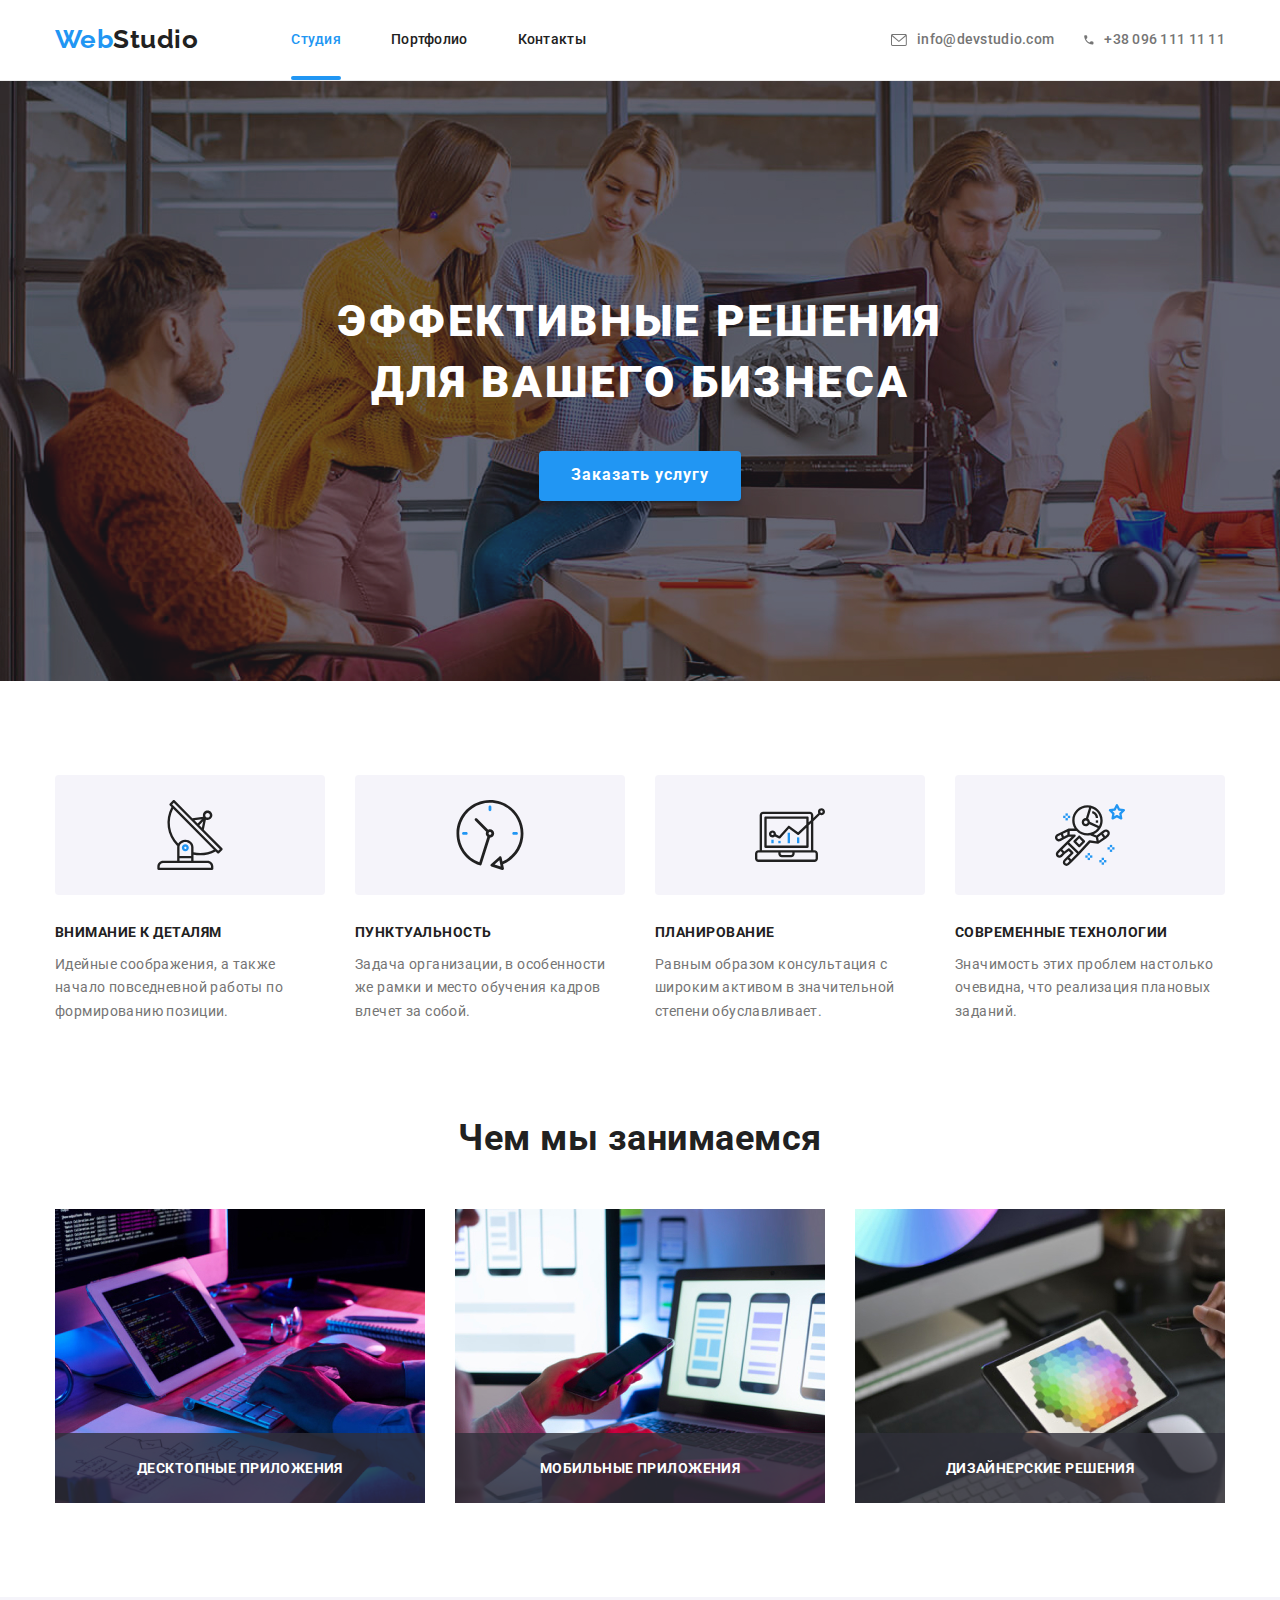
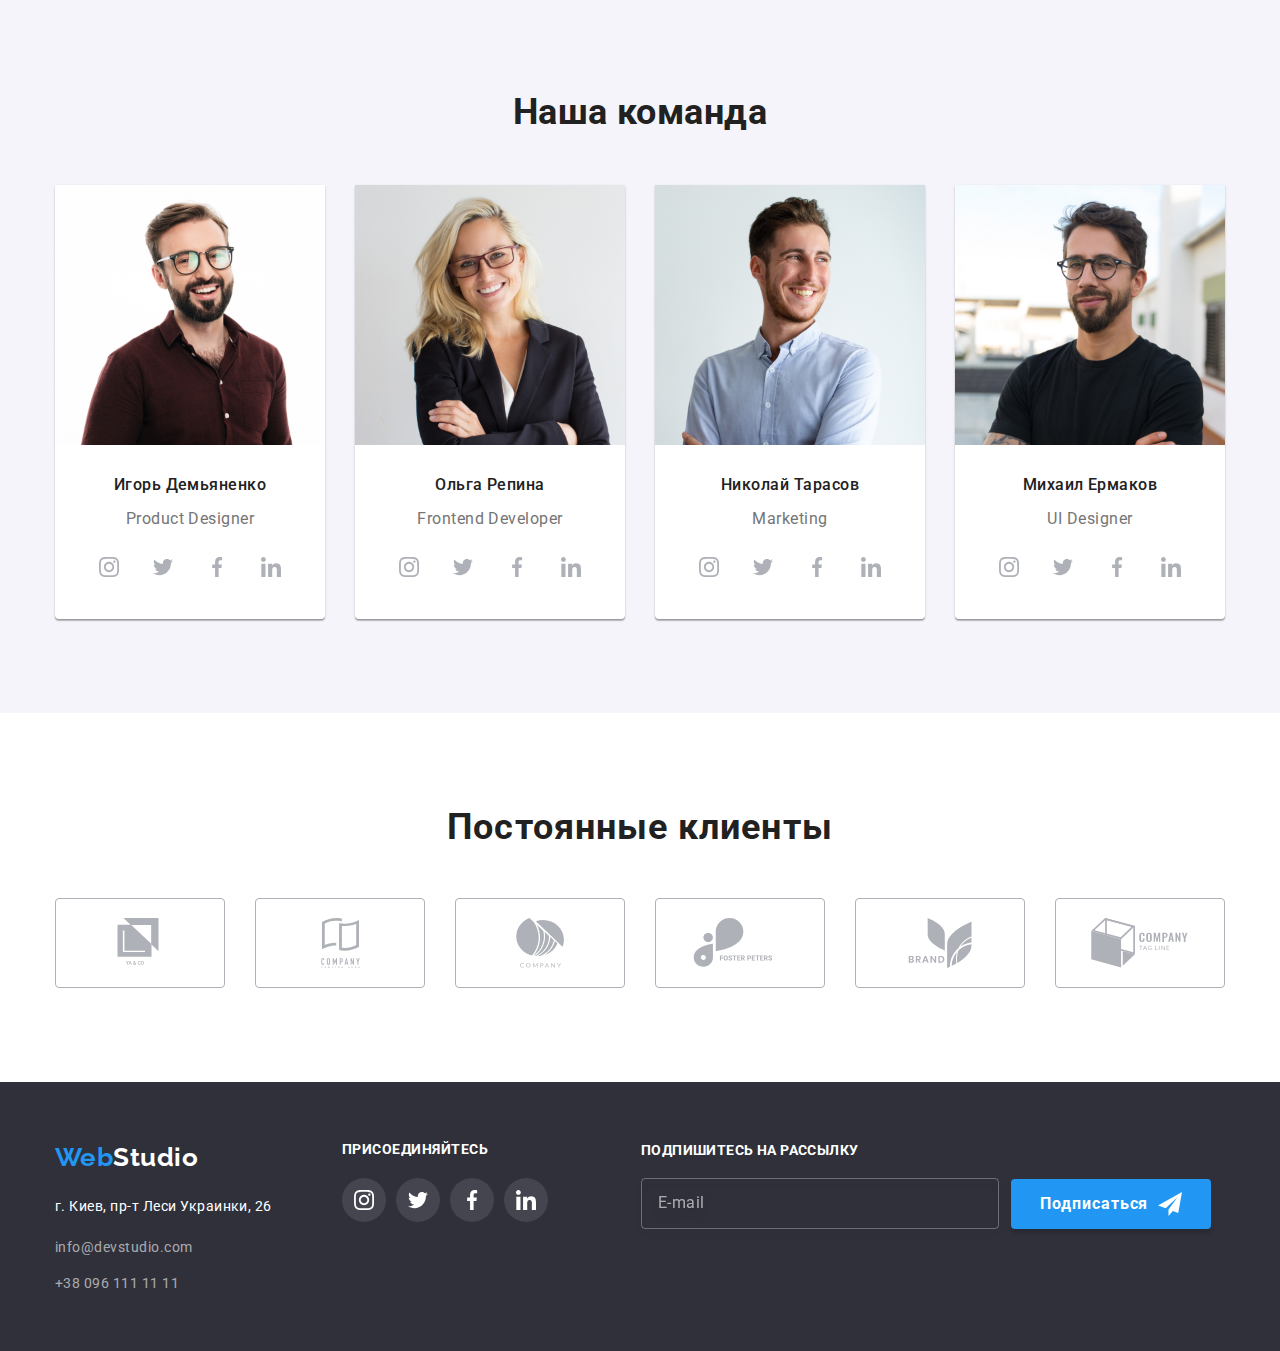
<file: index.html>
<!DOCTYPE html>
<html lang="ru">
<head>
    <meta charset="UTF-8">
    <meta http-equiv="X-UA-Compatible" content="IE=edge">
    <meta name="viewport" content="width=device-width, initial-scale=1.0">
    <title><WebStudio></title>
<link href="https://fonts.googleapis.com/css2?family=Raleway:ital,wght@0,700;1,400&family=Roboto:wght@400;500;700;900&display=swap" 
        rel="stylesheet"> 
        <link rel="stylesheet" href="https://cdnjs.cloudflare.com/ajax/libs/modern-normalize/1.1.0/modern-normalize.min.css">
    <link rel="stylesheet" href="./css/styles.css">
</head>
<body>
    <!-- Навигация -->
<header class="header">
    <div class="container">
            <a class="logo" href="/"><span class="logo-web">Web</span><span class="studio">Studio</span></a>
     <nav>
         <ul class="menu">
             <li class="menu-item"><a class="link current" href="/">Студия</a></li>
             <li class="menu-item"><a class="link" href="./portfolio.html">Портфолио</a></li>
             <li class="menu-item"><a class="link" href="#address">Контакты</a></li>
         </ul>
    </nav>
         <ul class="contacts">
             <li class="contacts-item">
                <a class="address-link" href="mailto:info@devstudio.com">
                    <svg class="address-icon" width="16" height="12" >
                        <use href="./images/svg/sprite.svg#icon-envelope"></use>
                    </svg>
                    info@devstudio.com</a>
                </li>
             <li class="contacts-item">
                <a class="address-link" href="tel:+380961111111">
                    <svg class="address-icon" width="10" height="16">
                        <use href="./images/svg/sprite.svg#icon-phone"></use>
                    </svg>
                    +38 096 111 11 11</a>
                </li>
         </ul>
    </div>
</header>
<!-- Герой -->
<main>
<section class="hero">
    <div class="container">
             <h1 class="title">Эффективные решения для вашего бизнеса</h1>
             <button class="button-primary" type="button" data-modal-open>Заказать услугу</button>
            </div>
</section>
    <!-- Раздел после героя -->
<section class="features">
    <div class="container"> 
        <ul class="features-list">
            <li class="items">
                <h2 class="title">Внимание к деталям</h2>
                <p class="paragraph">Идейные соображения, а также начало повседневной работы по формированию позиции.</p>
            </li>
            <li class="items">
                <h2 class="title" >Пунктуальность</h2>
                <p class="paragraph">Задача организации, в особенности же рамки и место обучения кадров влечет за собой.</p>
            </li>
            <li class="items">
                <h2 class="title">Планирование</h2>
                <p class="paragraph">Равным образом консультация с широким активом в значительной степени обуславливает.</p>
            </li>
            <li class="items">
                <h2 class="title">Современные технологии</h2>
                <p class="paragraph">Значимость этих проблем настолько очевидна, что реализация плановых заданий.</p>
            </li>
        </ul>
    </div>
</section>
    <!-- Чем мы занимаемся -->
<section class="work">
    <div class="container ">
        <h2 class="title">Чем мы занимаемся</h2>
        
        <ul class="list-margin">
            <li class="item-img"><img class="img-block" src="./images/work/work1.jpg" width="370" height="294" alt="програмист работающего над проектом">
            <p class="work-conent">Десктопные приложения</p>
        </li>
            <li class="item-img"><img class="img-block" src="./images/work/work2.jpg" width="370" height="294" alt="дизайнер разрабатывает смартфон">
            <p class="work-conent">Мобильные приложения</p>
            </li>
            <li class="item-img"><img class="img-block" src="./images/work/work3.jpg" width="370" height="294" alt="разработка графического цвета на планшете">
            <p class="work-conent">Дизайнерские решения</p>
            </li>
        </ul>
    </div>
</section>
    <!-- Команда разработчиков -->
    <section class="team">
        <div class="container team-padding">
        <h2 class="title">Наша команда</h2>

        <ul class="team-list"> 
            <li class="list-description">
            <img class="img-block" src="./images/team/productdesigner.jpg" width="270" height="260" alt="изображение дизайнера">
            <h3 class="name">Игорь Демьяненко</h3>
            <p class="desc">Product Designer</p>
        <ul class="team-networks">
        <li class="team-social-list">
            <a class="team-social-link" href="https://www.instagram.com/" target="_blank" rel="noopener noreferer">
                <svg width="20" height="20">
                    <use href="./images/svg/sprite.svg#icon-instagram"></use>
                </svg>
            </a>
        </li>
        <li class="team-social-list">
            <a class="team-social-link" href="https://twitter.com/?lang=uk"  target="_blank" rel="noopener noreferer">
                <svg width="20" height="20">
                    <use href="./images/svg/sprite.svg#icon-twitter">
                    </use>
                </svg>
            </a>
        </li>
        <li class="team-social-list">
            <a class="team-social-link" href="https://www.facebook.com/" target="_blank" rel="noopener noreferer">
                <svg width="20" height="20">
                    <use href="./images/svg/sprite.svg#icon-facebook"></use>
                </svg>
            </a>
        </li>
        <li class="team-social-list">
            <a class="team-social-link" href="https://www.linkedin.com/feed/" target="_blank" rel="noopener noreferer">
                <svg width="20" height="20">
                    <use href="./images/svg/sprite.svg#icon-linkedin"></use>
                </svg>
            </a>
        </li>
    </ul>
    </li>
        <li class="list-description">
                <img class="img-block" src="./images/team/frontenddeveloper.jpg" width="270" height="260" alt="изображение фронтенд разработчика">
                <h3 class="name">Ольга Репина</h3>
                <p class="desc">Frontend Developer</p>
                <ul class="team-networks">
            <li class="team-social-list">
                <a class="team-social-link" href="https://www.instagram.com/" target="_blank" rel="noopener noreferer">
                    <svg width="20" height="20">
                        <use href="./images/svg/sprite.svg#icon-instagram"></use>
                    </svg>
                </a>
            </li>
            <li class="team-social-list">
                <a class="team-social-link" href="https://twitter.com/?lang=uk"  target="_blank" rel="noopener noreferer">
                    <svg width="20" height="20">
                        <use href="./images/svg/sprite.svg#icon-twitter">
                        </use>
                    </svg>
                </a>
            </li>
            <li class="team-social-list">
                <a class="team-social-link" href="https://www.facebook.com/" target="_blank" rel="noopener noreferer">
                    <svg width="20" height="20">
                        <use href="./images/svg/sprite.svg#icon-facebook"></use>
                    </svg>
                </a>
            </li>
            <li class="team-social-list">
                <a class="team-social-link" href="https://www.linkedin.com/feed/" target="_blank" rel="noopener noreferer">
                    <svg width="20" height="20">
                        <use href="./images/svg/sprite.svg#icon-linkedin"></use>
                    </svg>
                </a>
            </li>
        </ul>
    </li>
            <li class="list-description">
                <img class="img-block" src="./images/team/marketing.jpg" width="270" height="260" alt="изображение маркетолога">
                <h3 class="name">Николай Тарасов</h3>
                <p class="desc">Marketing</p>
            <ul class="team-networks">
            <li class="team-social-list">
                <a class="team-social-link" href="https://www.instagram.com/" target="_blank" rel="noopener noreferer">
                    <svg width="20" height="20">
                        <use href="./images/svg/sprite.svg#icon-instagram"></use>
                    </svg>
                </a>
            </li>
            <li class="team-social-list">
                <a class="team-social-link" href="https://twitter.com/?lang=uk"  target="_blank" rel="noopener noreferer">
                    <svg width="20" height="20">
                        <use href="./images/svg/sprite.svg#icon-twitter">
                        </use>
                    </svg>
                </a>
            </li>
            <li class="team-social-list">
                <a class="team-social-link" href="https://www.facebook.com/" target="_blank" rel="noopener noreferer">
                    <svg width="20" height="20">
                        <use href="./images/svg/sprite.svg#icon-facebook"></use>
                    </svg>
                </a>
            </li>
            <li class="team-social-list">
                <a class="team-social-link" href="https://www.linkedin.com/feed/" target="_blank" rel="noopener noreferer">
                    <svg width="20" height="20">
                        <use href="./images/svg/sprite.svg#icon-linkedin"></use>
                    </svg>
                </a>
            </li>
        </ul>
    </li>
        <li class="list-description">
            <img class="img-block" src="./images/team/ui-designer.jpg" width="270" height="260" alt="изображение дизайне UI">
            <h3 class="name">Михаил Ермаков</h3>
            <p class="desc">UI Designer</p>
        <ul class="team-networks">
        <li class="team-social-list">
            <a class="team-social-link" href="https://www.instagram.com/" target="_blank" rel="noopener noreferer">
                <svg width="20" height="20">
                    <use href="./images/svg/sprite.svg#icon-instagram"></use>
                </svg>
            </a>
        </li>
        <li class="team-social-list">
            <a class="team-social-link" href="https://twitter.com/?lang=uk"  target="_blank" rel="noopener noreferer">
                <svg width="20" height="20">
                    <use href="./images/svg/sprite.svg#icon-twitter">
                    </use>
                </svg>
            </a>
        </li>
        <li class="team-social-list">
            <a class="team-social-link" href="https://www.facebook.com/" target="_blank" rel="noopener noreferer">
                <svg width="20" height="20">
                    <use href="./images/svg/sprite.svg#icon-facebook"></use>
                </svg>
            </a>
        </li>
        <li class="team-social-list">
            <a class="team-social-link" href="https://www.linkedin.com/feed/" target="_blank" rel="noopener noreferer">
                <svg width="20" height="20">
                    <use href="./images/svg/sprite.svg#icon-linkedin"></use>
                </svg>
            </a>
        </li>
        </ul>
    </li>
    </ul>
</div>
</section>
<section class="clients">
    <div class="container">
        <h2 class="title">Постоянные клиенты</h2>
<ul class="clients-list">
    <li class="clients-item">
        <a class="clients-link" href=""> 
            <svg class="clients-icon">
<use href="./images/svg/sprite.svg#icon-logo-1"></use>
        </svg></a>
    </li>
    <li class="clients-item">
        <a class="clients-link" href=""> 
            <svg class="clients-icon">
<use href="./images/svg/sprite.svg#icon-logo-2"></use>
        </svg></a>
    </li>
    <li class="clients-item">
        <a class="clients-link" href=""> 
            <svg class="clients-icon">
<use href="./images/svg/sprite.svg#icon-logo-3"></use>
        </svg></a>
    </li>
    <li class="clients-item">
        <a class="clients-link" href=""> 
            <svg class="clients-icon">
<use href="./images/svg/sprite.svg#icon-logo-4"></use>
        </svg></a>
    </li>
    <li class="clients-item">
        <a class="clients-link" href=""> 
            <svg class="clients-icon">
<use href="./images/svg/sprite.svg#icon-logo-5"></use>
        </svg></a>
    </li>
    <li class="clients-item">
        <a class="clients-link" href=""> 
            <svg class="clients-icon">
<use href="./images/svg/sprite.svg#icon-logo-6"></use>
        </svg></a>
    </li>
</ul>
    </div>
</section>
</main>
<!-- Футер подвал сайта -->
<footer class="footer" id="address">
    <div class="container footer-padding">
        <div>
    <a class="logo" href="/"><span class="logo-web">Web</span><span class="logo-footer">Studio</span></a>
            <address class="footer-address">
    <ul class="address">
                <li class="link-map"><a class="map" href="https://goo.gl/maps/3Qw7G6VBKkndE3Wv5" target="_blank" rel="noopener noreferer"> г. Киев, пр-т Леси Украинки, 26</a></li>
                <li><a class="footer-link" href="mailto:info@devstudio.com">info@devstudio.com</a></li>
                <li><a class="footer-link" href="tel:+380961111111">+38 096 111 11 11</a></li>
            </ul>
        </address>
    </div>
<div class="footer-join">
    <p class="footer-title">присоединяйтесь</p>
    <ul class="footer-social">
        <li class="footer-social-list">
            <a class="footer-social-link" href="https://www.instagram.com/" target="_blank" rel="noopener noreferer">
                <svg width="20" height="20">
                    <use href="./images/svg/sprite.svg#icon-instagram"></use>
                </svg>
            </a>
        </li>
        <li class="footer-social-list">
            <a class="footer-social-link" href="https://twitter.com/?lang=uk" target="_blank" rel="noopener noreferer">
                <svg width="20" height="20">
                    <use href="./images/svg/sprite.svg#icon-twitter"></use>
                </svg>
            </a>
        </li>
        <li class="footer-social-list">
            <a class="footer-social-link" href="https://www.facebook.com/" target="_blank" rel="noopener noreferer">
                <svg width="20" height="20">
                    <use href="./images/svg/sprite.svg#icon-facebook"></use>
                </svg>
            </a>
        </li>
        <li class="footer-social-list">
            <a class="footer-social-link" href="https://www.linkedin.com/feed/" target="_blank" rel="noopener noreferer">
                <svg width="20" height="20">
                    <use href="./images/svg/sprite.svg#icon-linkedin"></use>
                </svg>
            </a>
        </li>
    </ul>
</div>

<div class="footer-form-container" >
    <form class="footer-form">
        <div>
        <p class="footer-email">Подпишитесь на рассылку</p>
    <input class="helper" type="text" name="footer-mail" id="footer-mail" placeholder="E-mail">
</div>
<button type="submit">Подписаться<svg class="footer-button-icon"
    width="24px" height="24px">
    <use href="./images/svg/sprite.svg#icon-icon-send"></use>
  </svg>
</button>
</form>
</div>
</div>
</footer>
<!-- modal -->
<div class="backdrop is-hidden" data-modal>
    <div class="modal">
      <button class="modal-button" type="button" data-modal-close>
        <svg class="close" width="18" height="18">
        <use href="./images/svg/sprite.svg#icon-close-black-18dp-2-1"></use>
      </svg>
    </button>
    <form class="form">
        <div class="form-field">
            <p class="modal-text">Оставьте свои данные, мы вам перезвоним</p>
    <label class="form-label">
        Имя
    <input class="form-input" name="user-name" id="name">
    <svg class="modal-icon" width="18px" height="18px" >
        <use href="./images/svg/sprite.svg#icon-person-black"></use>
    </svg>
</label>
<label class="form-label">Телефон
<input class="form-input" type="tel" name="user-phone">
<svg class="modal-icon" width="18px" height="18px" >
<use href="./images/svg/sprite.svg#icon-phone-black"></use>
</svg>
</label>
<label class="form-label">
    Почта
<input class="form-input" type="email" name="user-mail">
<svg class="modal-icon" width="18px" height="18px" >
<use href="./images/svg/sprite.svg#icon-jkjlkllkl"></use>
</svg>
</label>
<label class="form-label">
    Комментарий
    <textarea class="modal-coments" name="user-comments" rows="7" placeholder="Введите текст"></textarea></label>
<label class="label">
    <input class="checkbox hidden" type="checkbox" name="user-contract" >
    <a class="link" href="">Условия договора</a>  Соглашаюсь с рассылкой и принимаю
    <span class="checkbox-icon">
        <svg width="14px" height="13px">
            <use href="./images/svg/sprite.svg#icon-icon-check-1"></use>
        </svg>
    </span>
  </label>    
  <button class="modal-content-button" type="submit">Отправить</button>
</div>
</form>
</div>
</div>
<script src="./js/modal.js"></script>
</body>
</html>
</file>
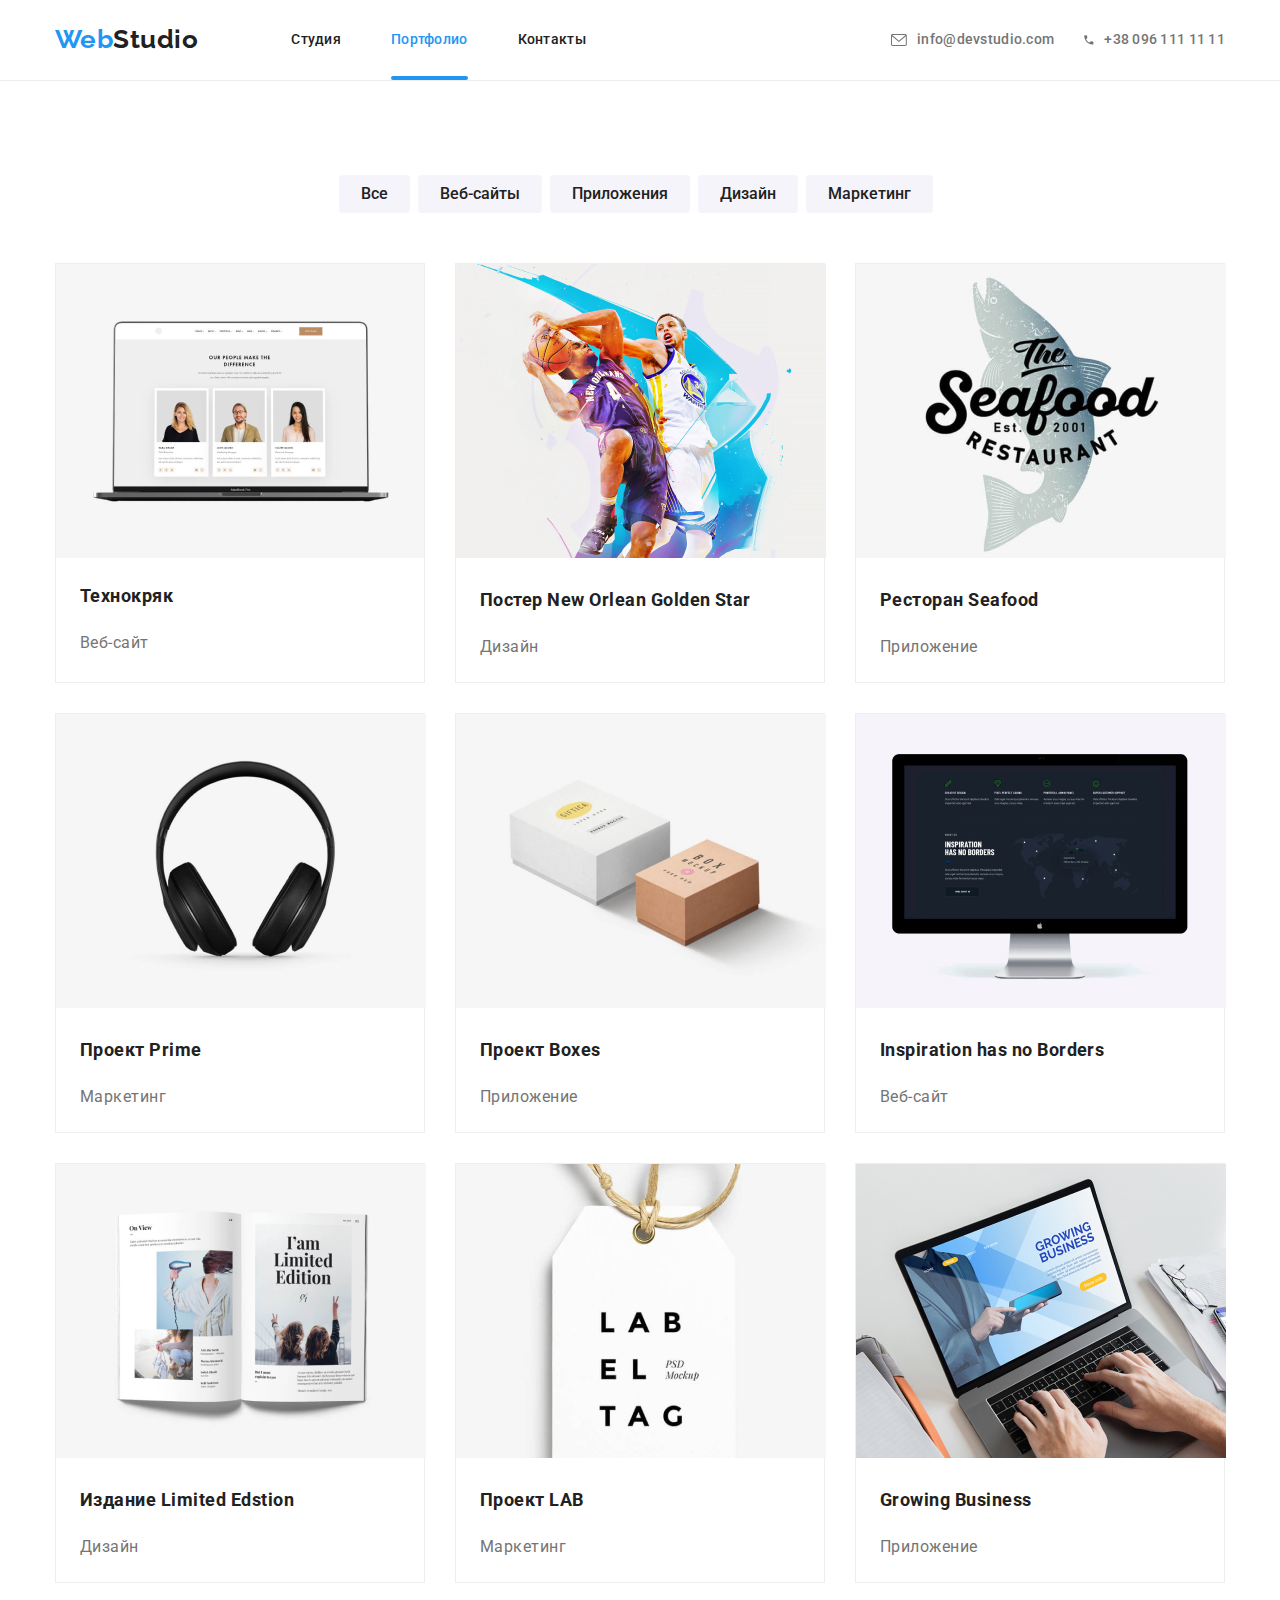
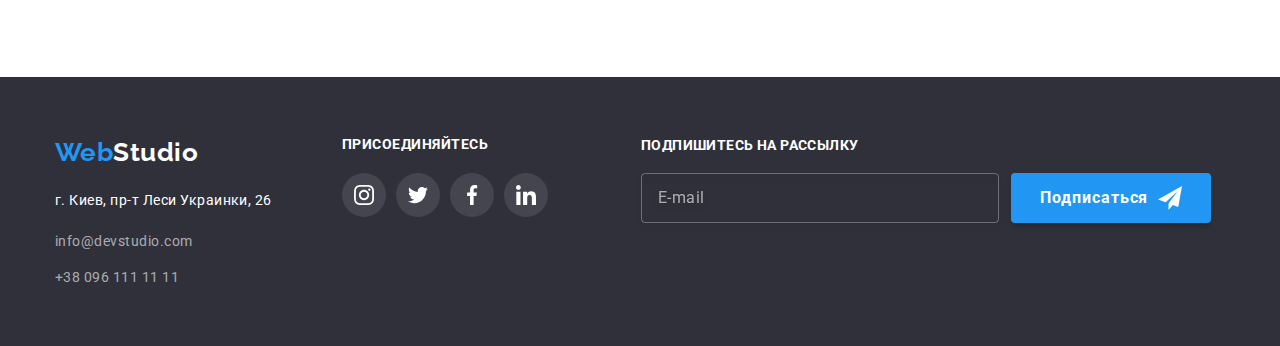
<file: portfolio.html>
<!DOCTYPE html>
<html lang="ru">
<head>
    <meta charset="UTF-8">
    <meta http-equiv="X-UA-Compatible" content="IE=edge">
    <meta name="viewport" content="width=device-width, initial-scale=1.0">
    <title><WebStudio></title>
<link href="https://fonts.googleapis.com/css2?family=Raleway:ital,wght@0,700;1,400&family=Roboto:wght@400;500;700;900&display=swap" 
        rel="stylesheet"> 
        <link rel="stylesheet" href="https://cdnjs.cloudflare.com/ajax/libs/modern-normalize/1.1.0/modern-normalize.min.css">
    <link rel="stylesheet" href="./css/styles.css">
</head>
<body>
 <!-- Навигация -->
<header class="header">
    <div class="container">
            <a class="logo" href="/"><span class="logo-web">Web</span><span class="studio">Studio</span></a>
     <nav>
         <ul class="menu">
             <li class="menu-item"><a class="link " href="/">Студия</a></li>
             <li class="menu-item"><a class="link current" href="./portfolio.html">Портфолио</a></li>
             <li class="menu-item"><a class="link" href="#address">Контакты</a></li>
         </ul>
    </nav>
         <ul class="contacts">
             <li class="contacts-item">
                <a class="address-link" href="mailto:info@devstudio.com">
                    <svg class="address-icon" width="16" height="12" >
                        <use href="./images/svg/sprite.svg#icon-envelope"></use>
                    </svg>
                    info@devstudio.com</a>
                </li>
             <li class="contacts-item">
                <a class="address-link" href="tel:+380961111111">
                    <svg class="address-icon" width="10" height="16">
                        <use href="./images/svg/sprite.svg#icon-phone"></use>
                    </svg>
                    +38 096 111 11 11</a>
                </li>
         </ul>
    </div>
</header>
<main>
<section class="portfolio">
    <div class="container portfolio-padding">
        <h1 hidden>Портфолио</h1>
    <ul class="filter">
        <li class="filter-items"><button class="link-filter" type="button">Все</button></li>
        <li class="filter-items"><button class="link-filter" type="button">Веб-сайты</button></li>
        <li class="filter-items"><button class="link-filter" type="button">Приложения</button></li>
        <li class="filter-items"><button class="link-filter" type="button">Дизайн</button></li>
        <li class="filter-items"><button class="link-filter" type="button">Маркетинг</button></li>
    </ul>
    <ul class="content">
        <li class="content-items">
        <a class="link" href="">
            <div class="content-overlay">
            <img src="images/portfolio/image1.jpg" width="370" height="294" alt="нуотбук">
        <p class="box-text">Технокряк это современная площадка распространения коронавируса. Компании используют эту платформу для цифрового
            шпионажа и атак на защищённые сервера конкурентов.</p>
        </div>
            <h2 class="title">Технокряк</h2>
        <p class="paragraph">Веб-сайт</p>
    </a>

    </li>
        <li class="content-items">
        <a class="link" href=""><img src="images/portfolio/image2.jpg" width="370" height="294" alt="футболисты">
        <h2 class="title">Постер New Orlean Golden Star</h2>
        <p class="paragraph">Дизайн</p>
        <div class="box"></div>
    </a>
    
    </li>
        <li class="content-items">
        <a class="link" href=""><img src="images/portfolio/image3.jpg" width="370" height="294" alt="логотип ресторана">
        <h2 class="title">Ресторан Seafood</h2>
        <p class="paragraph">Приложение</p>
        <div class="box"></div>
    </a>
    </li>
        <li class="content-items">  
        <a class="link" href=""><img src="images/portfolio/image4.jpg" width="370" height="294" alt="наушники">
        <h2 class="title">Проект Prime</h2>
        <p class="paragraph">Маркетинг</p>
        <div class="box"></div>
    </a> 
    </li>
        <li class="content-items">
        <a class="link" href="">
        <img src="images/portfolio/image5.jpg" width="370" height="294" alt="две коробки">
        <h2 class="title">Проект Boxes</h2>
        <p class="paragraph">Приложение</p>
        
    </a>
    </li>
        <li class="content-items">
        <a class="link" href=""><img src="images/portfolio/image6.jpg" width="370" height="294" alt="монитор">
        <h2 class="title">Inspiration has no Borders</h2>
        <p class="paragraph">Веб-сайт</p>
        <div class="box"></div>
    </a>
    </li>
        <li class="content-items">
        <a class="link" href=""><img src="images/portfolio/image7.jpg" width="370" height="294" alt="журнал">
        <h2 class="title">Издание Limited Edstion</h2>
        <p class="paragraph">Дизайн</p>
        <div class="box"></div>
    </a>
    </li>
        <li class="content-items">
        <a class="link" href=""><img src="images/portfolio/image8.jpg" width="370" height="294" alt="этикетка">
        <h2 class="title">Проект LAB</h2>
        <p class="paragraph">Маркетинг</p>
        <div class="box"></div>
    </a>
    </li>
        <li class="content-items">
        <a class="link" href=""><img src="images/portfolio/image9.jpg" width="370" height="294" alt="ноутбук">
        <h2 class="title">Growing Business</h2>
        <p class="paragraph">Приложение</p>
        <div class="box"></div>
    </a>
</li>
    </ul>
</div>
 </section>
</main>
<!-- Футер подвал сайта -->
<footer class="footer" id="address">
    <div class="container footer-padding">
        <div>
    <a class="logo" href="/"><span class="logo-web">Web</span><span class="logo-footer">Studio</span></a>
            <address class="footer-address">
    <ul class="address">
                <li class="link-map"><a class="map" href="https://goo.gl/maps/3Qw7G6VBKkndE3Wv5" target="_blank" rel="noopener noreferer"> г. Киев, пр-т Леси Украинки, 26</a></li>
                <li><a class="footer-link" href="mailto:info@devstudio.com">info@devstudio.com</a></li>
                <li><a class="footer-link" href="tel:+380961111111">+38 096 111 11 11</a></li>
            </ul>
        </address>
    </div>
<div class="footer-join">
    <p class="footer-title">присоединяйтесь</p>
    <ul class="footer-social">
        <li class="footer-social-list">
            <a class="footer-social-link" href="https://www.instagram.com/" target="_blank" rel="noopener noreferer">
                <svg width="20" height="20">
                    <use href="./images/svg/sprite.svg#icon-instagram"></use>
                </svg>
            </a>
        </li>
        <li class="footer-social-list">
            <a class="footer-social-link" href="https://twitter.com/?lang=uk" target="_blank" rel="noopener noreferer">
                <svg width="20" height="20">
                    <use href="./images/svg/sprite.svg#icon-twitter"></use>
                </svg>
            </a>
        </li>
        <li class="footer-social-list">
            <a class="footer-social-link" href="https://www.facebook.com/" target="_blank" rel="noopener noreferer">
                <svg width="20" height="20">
                    <use href="./images/svg/sprite.svg#icon-facebook"></use>
                </svg>
            </a>
        </li>
        <li class="footer-social-list">
            <a class="footer-social-link" href="https://www.linkedin.com/feed/" target="_blank" rel="noopener noreferer">
                <svg width="20" height="20">
                    <use href="./images/svg/sprite.svg#icon-linkedin"></use>
                </svg>
            </a>
        </li>
    </ul>
</div>

<div class="footer-form-container" >
    <form class="footer-form">
        <div>
        <p class="footer-email">Подпишитесь на рассылку</p>
    <input class="helper" type="text" name="footer-mail" id="footer-mail" placeholder="E-mail">
</div>
<button type="submit">Подписаться<svg class="footer-button-icon"
    width="24px" height="24px">
    <use href="./images/svg/sprite.svg#icon-icon-send"></use>
  </svg>
</button>
</form>
</div>
</div>
</footer>
<!-- modal -->
<div class="backdrop is-hidden" data-modal>
    <div class="modal">
      <button class="modal-button" type="button" data-modal-close>
        <svg class="close" width="18" height="18">
        <use href="./images/svg/sprite.svg#icon-close-black-18dp-2-1"></use>
      </svg>
    </button>
    <form class="form">
        <div class="form-field">
            <p class="modal-text">Оставьте свои данные, мы вам перезвоним</p>
    <label class="form-label">
        Имя
    <input class="form-input" name="user-name" id="name">
    <svg class="modal-icon" width="18px" height="18px" >
        <use href="./images/svg/sprite.svg#icon-person-black"></use>
    </svg>
</label>
<label class="form-label">Телефон
<input class="form-input" type="tel" name="user-phone">
<svg class="modal-icon" width="18px" height="18px" >
<use href="./images/svg/sprite.svg#icon-phone-black"></use>
</svg>
</label>
<label class="form-label">
    Почта
<input class="form-input" type="email" name="user-mail">
<svg class="modal-icon" width="18px" height="18px" >
<use href="./images/svg/sprite.svg#icon-jkjlkllkl"></use>
</svg>
</label>
<label class="form-label">
    Комментарий
    <textarea class="modal-coments" name="user-comments" rows="7" placeholder="Введите текст"></textarea></label>
<label class="label">
    <input class="checkbox hidden" type="checkbox" name="user-contract" >
    <a class="link" href="">Условия договора</a>  Соглашаюсь с рассылкой и принимаю
    <span class="checkbox-icon">
        <svg width="14px" height="13px">
            <use href="./images/svg/sprite.svg#icon-icon-check-1"></use>
        </svg>
    </span>
  </label>    
  <button class="modal-content-button" type="submit">Отправить</button>
</div>
</form>
</div>
</div>
<script src="./js/modal.js"></script>
</body>
</html>
</file>
<file: css/styles.css>
/* если вы хотите чтобы размеры не витывались в размер а плюсовались */

/* основной цвет текста #212121; черный */
/* вторичный цвет текста #757575; серый */
/* макет сайта основной фона #FFFFFF; белый */
/* акцент текста #2196F3; голубой */
/* макет сайта вторичный фон #F5F4FA; серый */
/* макет фона header,footer #2F303A; темно-серый */

:root {
  --primary-text-color: #212121;
  --secondary-text-color: #757575;
  --primary-bg: #ffffff;
  --accent-color: #2196f3;
  --secondary-bg: #f5f4fa;
  --heder-footer-bg: #2f303a;
}
/* основной текс */
body {
  color: var(--primary-text-color);
  background-color: var(--primary-bg);

  font-family: "Roboto", sans-serif;
  letter-spacing: 0.03em;
}

ul {
  list-style-type: none;
  margin: 0px;
  padding-left: 0;
}

.hidden {
  position: absolute;
  width: 1px;
  height: 1px;
  margin: -1px;
  border: 0;
  padding: 0;
  clip: rect(0 0 0 0);
  overflow: hidden;
}

.container {
  width: 1200px;
  margin-left: auto;
  margin-right: auto;
  padding-left: 15px;
  padding-right: 15px;
}
.container .aling-center {
  text-align: center;
}

img {
margin: 0;
}

/* header------------------------------------------- */

.header > .container {
  /* height: 80px; */
  display: flex;
  align-items: center;
  /* border: 1px solid #ececec; */
}
.header .menu {
  display: flex;

}

.menu .menu-item:not(:last-child) {
  margin-right: 50px;
}

.header {
  /* position: fixed;
  left: 0;
  right: 0; */
  border-bottom: 1px solid #ececec;
  /* background-color: #2196f3; */
}

.header .logo {
  display: block;
  margin-right: 93px;

  color: var(--accent-color);

  font-family: Raleway;
  font-weight: 700;
  font-size: 26px;
  line-height: 1.2;
  text-decoration: none;
}

.logo-web {
  color: var(--accent-color);
}

.studio {
  color: var(--primary-text-color);
  margin: 0;
}

.logo-footer {
  color: var(--primary-bg);
}

.header .link {
  display: block;
  padding-top: 32px;
  padding-bottom: 32px;
  display: block;

  color: var(--primary-text-color);

  font-family: "Roboto";
  font-weight: 500;
  font-size: 14px;
  line-height: 1.14;
  letter-spacing: 0.02em;
  text-decoration: none;

  transition-property: color;
  transition-duration: 250ms;
  transition-timing-function: cubic-bezier(0.4, 0, 0.2, 1);
}

.header .link.current {
  color: var(--accent-color);
}

.header .link:hover,
.link:focus {
  color: var(--accent-color);
}

.header .link.current {
position: relative;
}

.header .link.current::after {
  content: "";
  display: block;
  position: absolute;
  width: 100%;
  height: 4px;
  left: 0;
  bottom: 0;
  
  
  background: #2196F3;
  border-radius: 2px;
}

.header .contacts {
  display: flex;
  margin-left: auto;
  list-style-type: none;
}

.contacts .contacts-item:not(:last-child) {
  margin-right: 30px;
}

.header .address-link {
  display: flex;
  align-items: center;

  padding-top: 32px;
  padding-bottom: 32px;

  color: var(--secondary-text-color);
  fill: #757575;

  font-weight: 500;
  font-size: 14px;
  line-height: 1.14;
  letter-spacing: 0.02em;
  text-decoration: none;

  transition-property: color;
  transition-duration: 250ms;
  transition-timing-function: cubic-bezier(0.4, 0, 0.2, 1);
}

.address-icon {
  display: flex;
  margin-right: 10px;
}

.header .address-link:hover,
.header .address-link:focus {
  color: var(--accent-color);
  fill: var(--accent-color);
}

/* -------Герой-------------------------------------- */
.hero {
  display: flex;
  justify-content: center;
  align-items: center;
  height: 600px;
  text-align: center;

  background-color: var(--heder-footer-bg);
  background-image: url(../images/hero/Img\ Overlay.png),
    url(../images/hero/Img.jpg);
  /* background-repeat:
  background-size:
  background-position:
  box-shadow:  */

  max-width: 1600px;
  margin-left: auto;
  margin-right: auto;
}

.hero .title {
  display: block;
  max-width: 700;
  margin-left: auto;
  margin-right: auto;

  color: var(--primary-bg);

  font-weight: 900;
  font-size: 44px;
  line-height: 1.4;
  letter-spacing: 0.06em;
  text-align: center;
  /* все буквы заглавные */
  text-transform: uppercase;
  width: 696px;
  height: 120px;
}

.hero .button-primary {
  display: block;
  margin: auto;
  height: 50px;
  line-height: 50;
  position: relative;
  height: 50px;
  padding: 10px 32px;
  background-color: var(--accent-color);
  color: var(--primary-bg);
  font-family: Roboto;
  color: #ffffff;
  font-weight: 700;
  font-size: 16px;
  line-height: 1.8;
  align-items: center;
  text-align: center;
  letter-spacing: 0.06em;
  margin-top: 40px;

  box-shadow: 0px 4px 4px rgba(0, 0, 0, 0.15);
  border-radius: 4px;
  border: 0;
/* анимация */
  transition-property: background-color;
  transition-duration: 250ms;
  transition-timing-function: cubic-bezier(0.4, 0, 0.2, 1);
  /* transition-delay: 1000ms; */

  /* это короткая запись
  transition: background-color 250ms cubic-bezier(0.4, 0, 0.2, 1);
  500ms; */
  /* два значение через запятую
  color: 250ms cubic-bezier(0.4, 0, 0.2, 1) 250ms; */

}

.hero .button-primary:hover,
.button-primary:focus {
  background: #188ce8;
  /* background: #ea2577; */
}

/*Секция особенности---------------------------------------*/

.features .features-list {
  padding-top: 94px;
  padding-bottom: 94px;
  display: flex;
}

.features-list .items {
  width: calc((100% - 90px) / 4);
}

.features-list .items:not(:last-child) {
  margin-right: 30px;
}

.features-list .items::before {
  display: block;
  content: "";
  height: 120px;
  /* background-size: contain; */
  background-repeat: no-repeat;
  background-position: center;
  background-color: var(--secondary-bg);
  border-radius: 4px;
}

.features-list .items:nth-child(1)::before {
  background-image: url(../images/features/antenna.svg);
}

.features-list .items:nth-child(2)::before {
  background-image: url(../images/features/clock.svg);
}

.features-list .items:nth-child(3)::before {
  background-image: url(../images/features/diagram.svg);
}

.features-list .items:nth-child(4)::before {
  background-image: url(../images/features/astronaut.svg);
}

.features-list .title {
  margin-top: 30px;
  /* display: block; */
  color: var(--primary-text-color);

  font-family: Roboto;
  font-weight: 700;
  font-size: 14px;
  line-height: 1.14;
  text-transform: uppercase;
}

.features .paragraph {
  /* display: block; */
  margin-top: 10px;
  /* margin-right: 30px; */
  color: var(--secondary-text-color);
  /* 
  width: 270px;
  height: 16px; */
  font-size: 14px;
  line-height: 1.7;
  /* line-height: 1.71px; */
  letter-spacing: 0.03em;
}
/* секция работа ----------------------------------- */
.work .list-margin {
  margin-top: 50px;
  padding-bottom: 94px;
  display: flex;
}
.list-margin .item-img:not(:last-child) {
  margin-right: 30px;
}

.work .title {
  display: block;
  color: var(--primary-text-color);

  font-family: "Roboto";
  font-weight: 700;
  font-size: 36px;
  text-align: center;
}

.img-block {
  display: block;
}

/* .item-img {
  position: relative;
} */

.item-img {
position: relative;
}

.work-conent {
  position: absolute;
  margin-top: 0;
  bottom: 0;
  margin-bottom: 0;
  padding-top: 27px;
  padding-bottom: 27px;
  width: 100%;
  font-family: 'Roboto';
  font-style: normal;
  font-weight: 700;
  font-size: 14px;
  line-height: 16px;
  text-align: center;
  letter-spacing: 0.03em;
  text-transform: uppercase;
  
  color: var(--primary-bg);
  background: rgba(47, 48, 58, 0.8);
}



/* Секция команда --------------------------------------- */
.team .team-list {
  margin-top: 50px;
}

.team-list {
  display: flex;
  /* margin-right: 30px; */
}

.list-description {
  background-color: var(--primary-bg);

  box-shadow: 0px 1px 3px rgba(0, 0, 0, 0.12), 0px 1px 1px rgba(0, 0, 0, 0.14),
    0px 2px 1px rgba(0, 0, 0, 0.2);
  border-radius: 0px 0px 4px 4px;
}

.team-list .list-description:not(:last-child) {
  margin-right: 30px;
}

/* .list-description:hover {
  box-shadow: 0px 1px 1px rgba(0, 0, 0, 0.12), 0px 4px 4px rgba(0, 0, 0, 0.06), 1px 4px 6px rgba(0, 0, 0, 0.16);
} */

.container.team-padding {
  padding-top: 94px;
  padding-bottom: 94px;
}

.team {
  background: var(--secondary-bg);
}

.team .title {
  display: block;
  color: var(--primary-text-color);

  font-weight: 700;
  font-size: 36px;
  line-height: 1.2;
  text-align: center;
}

.team .name {
  display: block;
  margin-top: 30px;
  color: var(--primary-text-color);

  font-weight: 500;
  font-size: 16px;
  line-height: 1.2;
  text-align: center;
}

.team .desc {
  display: block;
  margin-top: 10px;
  margin-bottom: 16px;
  color: var(--secondary-text-color);

  font-weight: 400;
  font-size: 16px;
  line-height: 1.18;
  text-align: center;
}

.team-networks {
  display: flex;
  justify-content: center;
  padding-bottom: 30px;
}

.team-social-link {
  display: flex;
  padding: 12px;
  border-radius: 50%;

  fill: #afb1b8;
  transition-property: border-radius, background-color, fill;
  transition-duration: 250ms;
  transition-timing-function: cubic-bezier(0.4, 0, 0.2, 1);
}

.team-social-list:not(:last-child) {
  margin-right: 10px;
}

.team-social-link:hover,
.team-social-link:focus {
  border-radius: 50%;
  background-color: var(--accent-color);
  fill: #ffffff;
}

/* секция клиентв--------------------------------------------- */
.clients .container {
  padding-top: 94px;
  padding-bottom: 94px;
}

.clients .title {
  /* margin-bottom: 50px; */
  font-family: "Roboto";

  font-weight: 700;
  font-size: 36px;
  line-height: 1.16;
  text-align: center;
  letter-spacing: 0.03em;

  color: var(--primary-text-color);
}

.clients .title, h2 {
margin-top: 0;
}

.clients-list {
  display: flex;
  margin-top: 50px;
}

.clients .clients-item:not(:last-child) {
  margin-right: 30px;
}

.clients-link {
  display: flex;
  width: 170px;
  height: 90px;
  justify-content: center;
  align-items: center;
  fill: #afb1b8;

  border: 1px solid #afb1b8;
  border-radius: 4px;

  transition-property: border, fill;
  transition-duration: 250ms;
  transition-timing-function: cubic-bezier(0.4, 0, 0.2, 1);
}

.clients .clients-link:hover,
.clients .clients-link:focus {
  border: 1px solid var(--accent-color);
  fill: var(--accent-color);
}

.clients-icon {
  height: 50px;
}


/* Сеукция футер ------------------------------------------------- */
.footer .container {
  padding-top: 60px;
  padding-bottom: 60px;
}

.footer {
  background-color: var(--heder-footer-bg);
}

.footer .logo {
  margin-bottom: 20px;

  color: var(--accent-color);

  font-family: Raleway;
  font-weight: 700;
  font-size: 26px;
  line-height: 1.2;
  text-decoration: none;
}

.footer div {
display: inline-block;
}


.footer .address {
  margin-top: 20px;
  font-style: normal;
}

.link-map {
margin-bottom: 20px;
}

.footer .map {
  margin-bottom: 20px;
  color: var(--primary-bg);
  font-weight: 400;
  font-size: 14px;
  line-height: 1.8;
  text-decoration: none;
}

.footer-link {
  display: block;
margin-top: 20px;
  font-weight: 400;
  font-size: 14px;
  text-decoration: none;

  color: rgba(255, 255, 255, 0.6);
}

.footer-join {
  /* display: flex; */
  margin-left: 70px;
}

.footer-title {
  display: block;
  margin-bottom: 20px;
  font-family: Roboto;
  font-weight: 700;
  font-size: 14px;
  line-height: 1.14;
  text-transform: uppercase;
  color: #ffffff;
}

.container.footer-padding {
  display: flex;
}

.footer-social {
  display: flex;
  margin-top: 20px;
}

.footer-social .footer-social-link {
  padding: 12px;

  width: 44px;
  height: 44px;
  display: block;
  border-radius: 50%;

  background-color: rgba(255, 255, 255, 0.1);
  fill: #ffffff;
}

.footer-social-list:not(:last-child) {
  margin-right: 10px;
}

.footer-social-link:hover,
.footer-social-link:focus {
  border-radius: 50%;
  background-color: var(--accent-color);
  fill: #ffffff;
}

.footer-form-container {
  display: block;
  margin-left: 93px;
}

.footer-email {
  margin-bottom: 20px;
width: 219px;

font-weight: 700;
font-size: 14px;
line-height: 1.142;
letter-spacing: 0.03em;
text-transform: uppercase;

color: var(--primary-bg);
}

.helper {
  margin-right: 12px;
padding-top: 15px;
padding-bottom: 15px;
padding-left: 16px;


  width: 358px;

background: #2F303A;

border: 1px solid rgba(255, 255, 255, 0.3);
filter: drop-shadow(0px 4px 4px rgba(0, 0, 0, 0.15));
border-radius: 4px;

background-color: transparent;
}

.helper::placeholder {
  width: 47px;
  
  font-weight: 400;
  font-size: 16px;
  line-height: 1.25px;
  letter-spacing: 0.03em;
  
  color: rgba(255, 255, 255, 0.6);
}

.footer-button-icon {
  
  color: var(--primary-bg);
}

.footer-form-container button {
 display: flex;
 align-items: center;
padding-top: 10px;
padding-right: 10px;
padding-bottom: 10px;
padding-left: 29px;

  width: 200px;
  color: var(--primary-bg);

  background: #2196F3;
  box-shadow: 0px 4px 4px rgba(0, 0, 0, 0.15);
  border-radius: 4px;

font-weight: 700;
font-size: 16px;
line-height: 1.88;
letter-spacing: 0.06em;
color: #FFFFFF;
border: 0;
}

.footer-form-container button:hover,
.footer-form-container button:focus {
background-color: #188ce8 ;
}

.footer-form {
  display: flex;
  align-items: flex-end;
}

.footer-button-icon {
margin-left: 10px;
justify-content: center;
}



/* Вторая страница сайта -------------------------------------- */

.portfolio .filter {
  display: flex;
  justify-content: center;
}

.portfolio .container {
  padding-top: 94px;
  padding-bottom: 94px;
}

.filter .link-filter {
  margin-right: 8px;
  padding: 6px 22px;

  font-family: Roboto;
  font-weight: 500;
  font-size: 16px;
  line-height: 1.6;
  text-align: center;

  color: var(--primary-text-color);
  background-color: var(--secondary-bg);
  border-radius: 4px;
  border: 0;

  transition-property: background-color, color, box-shadow;
  transition-duration: 250ms;
  transition-timing-function: cubic-bezier(0.4, 0, 0.2, 1);
}

.filter .link-filter:hover,
.link-filter:focus {
  color: var(--primary-bg);
  background-color: var(--accent-color);
}
.portfolio .content {
  position: relative;
  margin-top: 50px;
  display: flex;
  flex-wrap: wrap;
}

.content .link {
  text-decoration: none;
}

.content-items {
  position: relative;
  background-color: var(--primary-bg);
  width: calc((100% - 60px) / 3);
  border: 1px solid #eeeeee;

  transition-property: box-shadow;
  transition-duration: 250ms;
  transition-timing-function: cubic-bezier(0.4, 0, 0.2, 1);
}

.portfolio .content-items:not(:nth-child(3n)) {
  margin-right: 30px;
}
.portfolio .content-items:not(:nth-child(-n + 3)) {
  margin-top: 30px;
}

.content-items .img-block {
  margin-bottom: 20px;
}

.content .title {
  margin-top: 20px;
  padding-left: 24px;

  color: var(--primary-text-color);

  font-weight: 700;
  font-size: 18px;
  line-height: 2;
  text-decoration: none;
}


.content .paragraph {
  /* display: block; */
  margin-top: 4px;
  padding-left: 24px;
  padding-bottom: 20px;
  color: var(--secondary-text-color);

  font-weight: 400;
  font-size: 16px;
  line-height: 1.8;
}

p {
margin: 0;
}
/* только это */
.content-items:hover {
  border: 1px solid #EEEEEE;
  box-shadow: 0px 1px 1px rgba(0, 0, 0, 0.12), 0px 4px 4px rgba(0, 0, 0, 0.06), 1px 4px 6px rgba(0, 0, 0, 0.16);
}

.box-text {
  position: absolute;
  margin-top: 0;
  margin-bottom: 0;
  padding-right: 24px;
  padding-left: 24px;

  font-size: 18px;
  line-height: 1.555;
  color: #ffffff;
  opacity: 0;
  
  transition-property: opacity, transform;
  transition-duration: 250ms;
  transition-timing-function: cubic-bezier(0.4, 0, 0.2, 1);
  transform: translateY(100%);
}

.content .link:hover .box-text,
.content .link:focus .box-text {
  opacity: 1;
  transform: translateY(0);
}

.content-overlay {
  position: relative;
  display: flex;
  align-items: center;
  overflow: hidden;
}

.content-overlay::before {
display: inline-block;
content: "";

position: absolute;
top: 0;
left: 0;
width: 100%;
height: 100%;
background-color: rgba(33, 150, 243, 0.9);
opacity: 1;

transition-property: opacity, transform;
transition-duration: 250ms;
transition-timing-function: cubic-bezier(0.4, 0, 0.2, 1);
transform: translateY(100%);
}

.content .link:hover .content-overlay::before,
.content .link:focus .content-overlay::before {
  opacity: 1;
  transform: translateY(0);
}

/* ------------------------------------------------------- */

/* кнопка */
.backdrop {
  /* position: relative; */
  position: fixed;
  top: 0;
  left: 0;
  width: 100%;
  height: 100%;
  background:  rgba(0, 0, 0, 0.2);
  opacity: 1;

  transition-property: opacity;
  transition-duration: 250ms;
  transition-timing-function: cubic-bezier(0.4, 0, 0.2, 1);
}

.backdrop.is-hidden {
  /* position: relative; */
opacity: 0;
pointer-events: none;
}

.modal {
  position: absolute;
  padding: 40px;
  top: 50%;
  left: 50%;
  /* transform: translate(-50%, -50%); */

min-width: 528px;
min-height: 581px;

background: #FFFFFF;
box-shadow: 0px 1px 3px rgba(0, 0, 0, 0.12), 0px 1px 1px rgba(0, 0, 0, 0.14), 0px 2px 1px rgba(0, 0, 0, 0.2);
border-radius: 4px;

transform: translate(-50%, -50%) scale(1);
  transition: transform 250ms cubic-bezier(0.4, 0, 0.2, 1);
}

/* .backdrop.is-hidden .modal {
  transform: translate(-50%, -50%) scale(0);
} */

.modal-button {
  position: absolute;
  top: 8px;
  right: 8px;
  padding: 5px;
  width: 30px;
height: 30px;
  
background-color: var(--primary-bg);
border: 1px solid rgba(0, 0, 0, 0.1);
border-radius: 50%;

transition-property: border;
transition-duration: 250ms;
transition-timing-function: cubic-bezier(0.4, 0, 0.2, 1);
}

.modal-button:hover,
.modal-button:focus {
  fill: var(--accent-color);
}

/* .close:hover {
  fill: var(--accent-color);
} */

.form-field {
  /* display: flex; */
  flex-direction: column;
}

.modal-text {
 margin-bottom: 12px;
 font-weight: 700;
 font-size: 20px;
 line-height: 1.15;
 text-align: center;

  color: var(--primary-text-color);
}

.form-label {
  position: relative;
  display: block;

  font-weight: 400;
  font-size: 12px;
  line-height: 1.166;
  
  letter-spacing: 0.01em;
  color: var(--secondary-text-color);
}

.form-label:nth-child(n - 3) {
  margin-bottom: 10px;
}

.form-input {
  display: block;
  margin-top: 4px;
  padding-top: 12px;
  padding-bottom: 12px;
  padding-left: 35px;
  padding-right: 16px;
  width: 100%;
  resize: none;

  border: 1px solid rgba(33, 33, 33, 0.2);
  border-radius: 4px;
  
  transition-property: border;
  transition-duration: 250ms;
  transition-timing-function: cubic-bezier(0.4, 0, 0.2, 1);
}

.form-input:focus,
.form-input:hover {
  border: 1px solid var(--accent-color);
}

.form-input:focus  ~ .modal-icon,
.form-input:hover  ~ .modal-icon {
fill: var(--accent-color);
}

.modal-icon {
  position: absolute;
  
  top: 50%;
  left: 12px;

  transition-property: fill;
  transition-duration: 250ms;
  transition-timing-function: cubic-bezier(0.4, 0, 0.2, 1);
}

.modal-coments {
  display: flex;
  align-items: center;
  flex-direction: row-reverse;

  margin-top: 4px;
  padding-top: 12px;
  padding-right: 16px;
  padding-bottom: 12px;
  padding-left: 16px;
  display: block;
  height: 120px;
  border: 1px solid rgba(33, 33, 33, 0.2);
  border-radius: 4px;
  width: 100%;
  resize: none;
  transition-property: border;
  transition-duration: 250ms;
  transition-timing-function: cubic-bezier(0.4, 0, 0.2, 1);
}

.modal-coments::placeholder {
  color: rgba(117, 117, 117, 0.5);
}

.modal-coments:hover,
.modal-coments:focus {
  border: 1px solid var(--accent-color);
}

.checkbox {
  /* margin-top: 20px; */
  margin-right: auto;
  margin-left: 9px;

  font-weight: 400;
  font-size: 14px;
  line-height: 1.714;
  color: var(--secondary-text-color);
}

.modal-content-check .link {
  margin-left: 4px;
  color: var(--accent-color);
}

.input-check-castom {
  display: block;
  margin-right: 9px;

  width: 16px;
  height: 15px;
  border: 1px solid #212121;
  border-radius: 4px;
  fill: #ffffff;
  background-color: #ffffff;

  transition-property: background-color, border-color;
  transition-duration: 250ms;
  transition-timing-function: cubic-bezier(0.4, 0, 0.2, 1);
}

.input-check-castom svg {
  display: block;
}

.modal-content-button {
  display: flex;
 
  margin-top: 30px;
  margin-right: auto;
  margin-left: auto;
 padding-top: 10px;
 padding-bottom: 10px;
 padding-right: 55px;
 padding-left: 56px;
 
font-weight: 700;
font-size: 16px;
line-height: 1.875;
letter-spacing: 0.06em;
  
 color: var(--primary-bg);
  background: var(--accent-color);
  box-shadow: 0px 4px 4px rgba(0, 0, 0, 0.15);
  border-radius: 4px;
  border: 0;

  transition-property: background-color;
  transition-duration: 250ms;
  transition-timing-function: cubic-bezier(0.4, 0, 0.2, 1);
}

.modal-content-button:hover,
.modal-content-button:focus {
  background: #188ce8;
  /* background: #ea2577; */
}

.checkbox-icon {
  margin-right: 7px;

  width: 16px;
  height: 15px;

  border: 1px solid #212121;
  border-radius: 4px;
  fill: #ffffff;
  background-color: #ffffff;

  transition-property: background-color, border-color;
  transition-duration: 250ms;
  transition-timing-function: cubic-bezier(0.4, 0, 0.2, 1);
}

.checkbox-icon svg {
display: block;
}

.checkbox:checked ~ .checkbox-icon {
  background-color: var(--accent-color);
  border-color: var(--accent-color);
}

.form-label .link {
  margin-left: 4px;
  color: var(--accent-color);
}

.label {
  display: flex;
  align-items: center;
  flex-direction: row-reverse;
  justify-content: center;
   
  margin-top: 20px;
  margin-right: auto;
  margin-left: auto;
  font-weight: 400;
  font-size: 14px;
  line-height: 1.714;
  color: var(--secondary-text-color);
 
  font-weight: 400;
  font-size: 14px;
  line-height: 1.71;
  letter-spacing: 0.03em;
}

.modal .link {
color: var(--accent-color);
margin-left: 4px;
}
</file>
